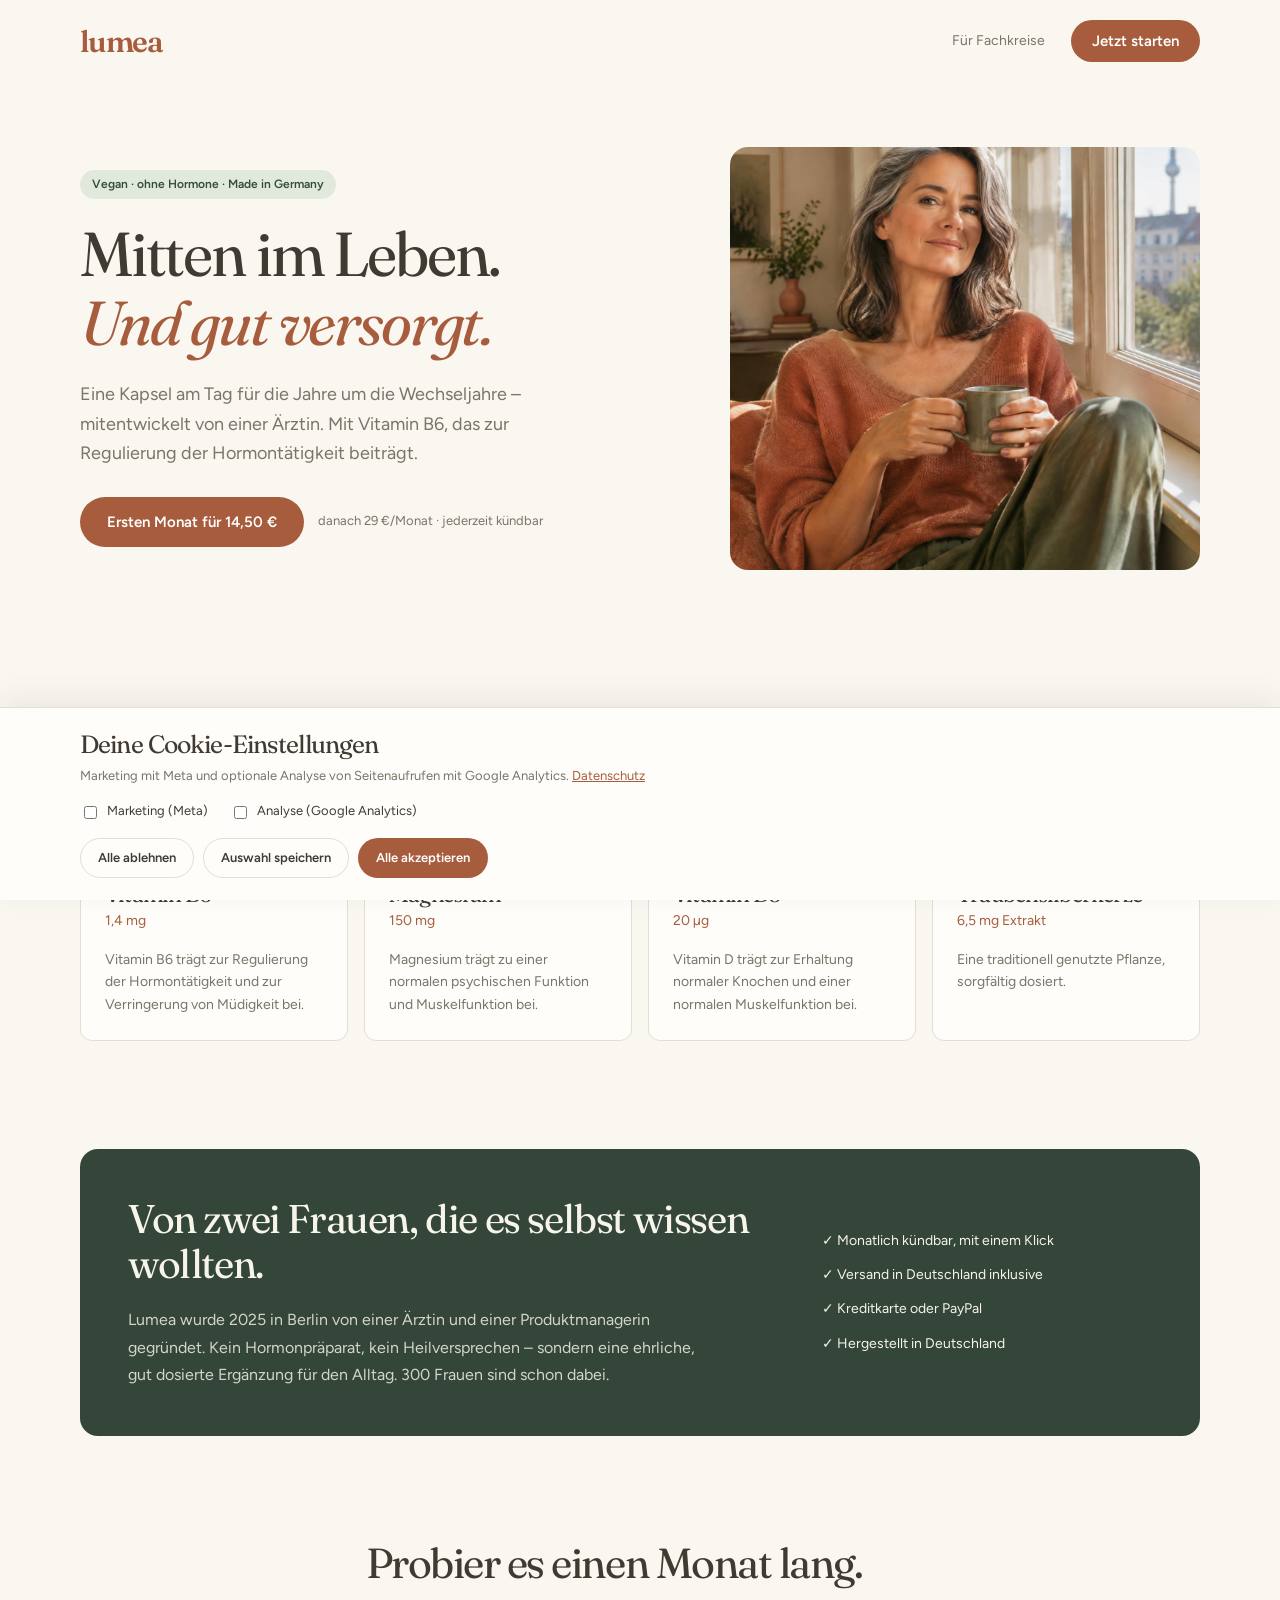
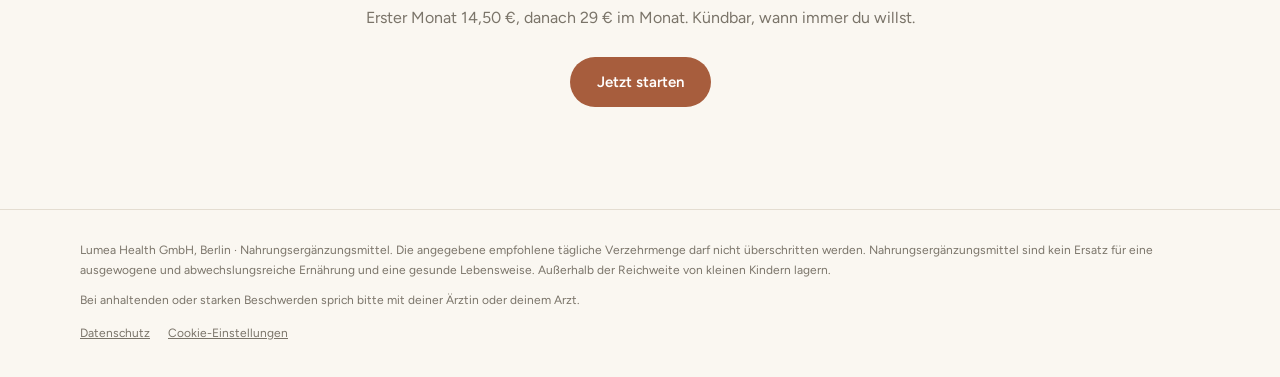
<file: index.html>
<!doctype html>
<html lang="de">
  <head>
    <meta charset="utf-8" />
    <meta name="viewport" content="width=device-width, initial-scale=1" />
    <title>Lumea – eine Kapsel am Tag für die Jahre um die Wechseljahre</title>
    <meta
      name="description"
      content="Lumea: vegan, ohne Hormone, hergestellt in Deutschland. Erster Monat 14,50 €."
    />
    <link rel="icon" href="favicon.ico" />
    <link rel="preconnect" href="https://fonts.googleapis.com" />
    <link rel="preconnect" href="https://fonts.gstatic.com" crossorigin />
    <link
      href="https://fonts.googleapis.com/css2?family=Fraunces:ital,opsz,wght@0,9..144,400;0,9..144,600;1,9..144,400&family=Figtree:wght@400;500;600&display=swap"
      rel="stylesheet"
    />
    <link rel="stylesheet" href="css/style.css" />
    <script defer src="js/main.js"></script>
    <script
      async
      src="https://www.googletagmanager.com/gtag/js?id=G-LUMEA0000"
    ></script>
    <script>
      window.dataLayer = window.dataLayer || [];
      function gtag() {
        dataLayer.push(arguments);
      }
      gtag("js", new Date());
      gtag("config", "G-LUMEA0000");
    </script>
  </head>
  <body>
    <div class="site-shell">
      <header class="site-header wrap">
        <a class="logo" href="index.html">lumea</a>
        <nav class="nav">
          <a class="nav-muted" href="fachkreise.html">Für Fachkreise</a
          ><a class="button button-small" href="bestellen.html"
            >Jetzt starten</a
          >
        </nav>
      </header>
      <main>
        <section class="hero wrap">
          <div class="hero-copy">
            <p class="pill">Vegan · ohne Hormone · Made in Germany</p>
            <h1>Mitten im Leben.<br /><em>Und gut versorgt.</em></h1>
            <p class="lead">
              Eine Kapsel am Tag für die Jahre um die Wechseljahre –
              mitentwickelt von einer Ärztin. Mit Vitamin B6, das zur
              Regulierung der Hormontätigkeit beiträgt.
            </p>
            <div class="hero-actions">
              <a class="button" href="bestellen.html"
                >Ersten Monat für 14,50 €</a
              ><span class="muted small"
                >danach 29 €/Monat · jederzeit kündbar</span
              >
            </div>
          </div>
          <img
            class="hero-image"
            src="images/hero.jpg"
            alt="Frau um die 50 entspannt am Fenster"
            width="1280"
            height="1440"
          />
        </section>
        <section class="wrap section">
          <h2>Vier Inhaltsstoffe. Nichts Überflüssiges.</h2>
          <div class="ingredient-grid">
            <article class="ingredient">
              <h3>Vitamin B6</h3>
              <p class="ingredient-amount">1,4 mg</p>
              <p class="muted">
                Vitamin B6 trägt zur Regulierung der Hormontätigkeit und zur
                Verringerung von Müdigkeit bei.
              </p>
            </article>
            <article class="ingredient">
              <h3>Magnesium</h3>
              <p class="ingredient-amount">150 mg</p>
              <p class="muted">
                Magnesium trägt zu einer normalen psychischen Funktion und
                Muskelfunktion bei.
              </p>
            </article>
            <article class="ingredient">
              <h3>Vitamin D3</h3>
              <p class="ingredient-amount">20 µg</p>
              <p class="muted">
                Vitamin D trägt zur Erhaltung normaler Knochen und einer
                normalen Muskelfunktion bei.
              </p>
            </article>
            <article class="ingredient">
              <h3>Traubensilberkerze</h3>
              <p class="ingredient-amount">6,5 mg Extrakt</p>
              <p class="muted">
                Eine traditionell genutzte Pflanze, sorgfältig dosiert.
              </p>
            </article>
          </div>
        </section>
        <section class="wrap section">
          <div class="founders">
            <div>
              <h2>Von zwei Frauen, die es selbst wissen wollten.</h2>
              <p>
                Lumea wurde 2025 in Berlin von einer Ärztin und einer
                Produktmanagerin gegründet. Kein Hormonpräparat, kein
                Heilversprechen – sondern eine ehrliche, gut dosierte Ergänzung
                für den Alltag. 300 Frauen sind schon dabei.
              </p>
            </div>
            <ul class="benefits">
              <li>✓ Monatlich kündbar, mit einem Klick</li>
              <li>✓ Versand in Deutschland inklusive</li>
              <li>✓ Kreditkarte oder PayPal</li>
              <li>✓ Hergestellt in Deutschland</li>
            </ul>
          </div>
        </section>
        <section class="closing section">
          <h2>Probier es einen Monat lang.</h2>
          <p class="muted">
            Erster Monat 14,50 €, danach 29 € im Monat. Kündbar, wann immer du
            willst.
          </p>
          <a class="button" href="bestellen.html">Jetzt starten</a>
        </section>
      </main>
      <footer class="site-footer">
        <div class="wrap footer-inner">
          <p>
            Lumea Health GmbH, Berlin · Nahrungsergänzungsmittel. Die angegebene
            empfohlene tägliche Verzehrmenge darf nicht überschritten werden.
            Nahrungsergänzungsmittel sind kein Ersatz für eine ausgewogene und
            abwechslungsreiche Ernährung und eine gesunde Lebensweise. Außerhalb
            der Reichweite von kleinen Kindern lagern.
          </p>
          <p>
            Bei anhaltenden oder starken Beschwerden sprich bitte mit deiner
            Ärztin oder deinem Arzt.
          </p>
          <div class="footer-links">
            <a href="datenschutz.html">Datenschutz</a
            ><button class="text-button" type="button" data-open-cookies>
              Cookie-Einstellungen
            </button>
          </div>
        </div>
      </footer>
    </div>
    <section
      class="cookie-banner"
      id="cookie-banner"
      role="dialog"
      aria-labelledby="cookie-title"
      hidden
    >
      <div class="cookie-inner wrap">
        <h2 id="cookie-title">Deine Cookie-Einstellungen</h2>
        <p>
          Marketing mit Meta und optionale Analyse von Seitenaufrufen mit Google
          Analytics.
          <a href="datenschutz.html">Datenschutz</a>
        </p>
        <div class="cookie-options">
          <label
            ><input type="checkbox" id="consent-marketing" /> Marketing
            (Meta)</label
          >
          <label
            ><input type="checkbox" id="consent-analytics" /> Analyse (Google
            Analytics)</label
          >
        </div>
        <div class="cookie-actions">
          <button class="button button-outline" data-consent="deny">
            Alle ablehnen</button
          ><button class="button button-outline" data-consent="save">
            Auswahl speichern</button
          ><button class="button" data-consent="accept">
            Alle akzeptieren
          </button>
        </div>
      </div>
    </section>
  </body>
</html>
</file>
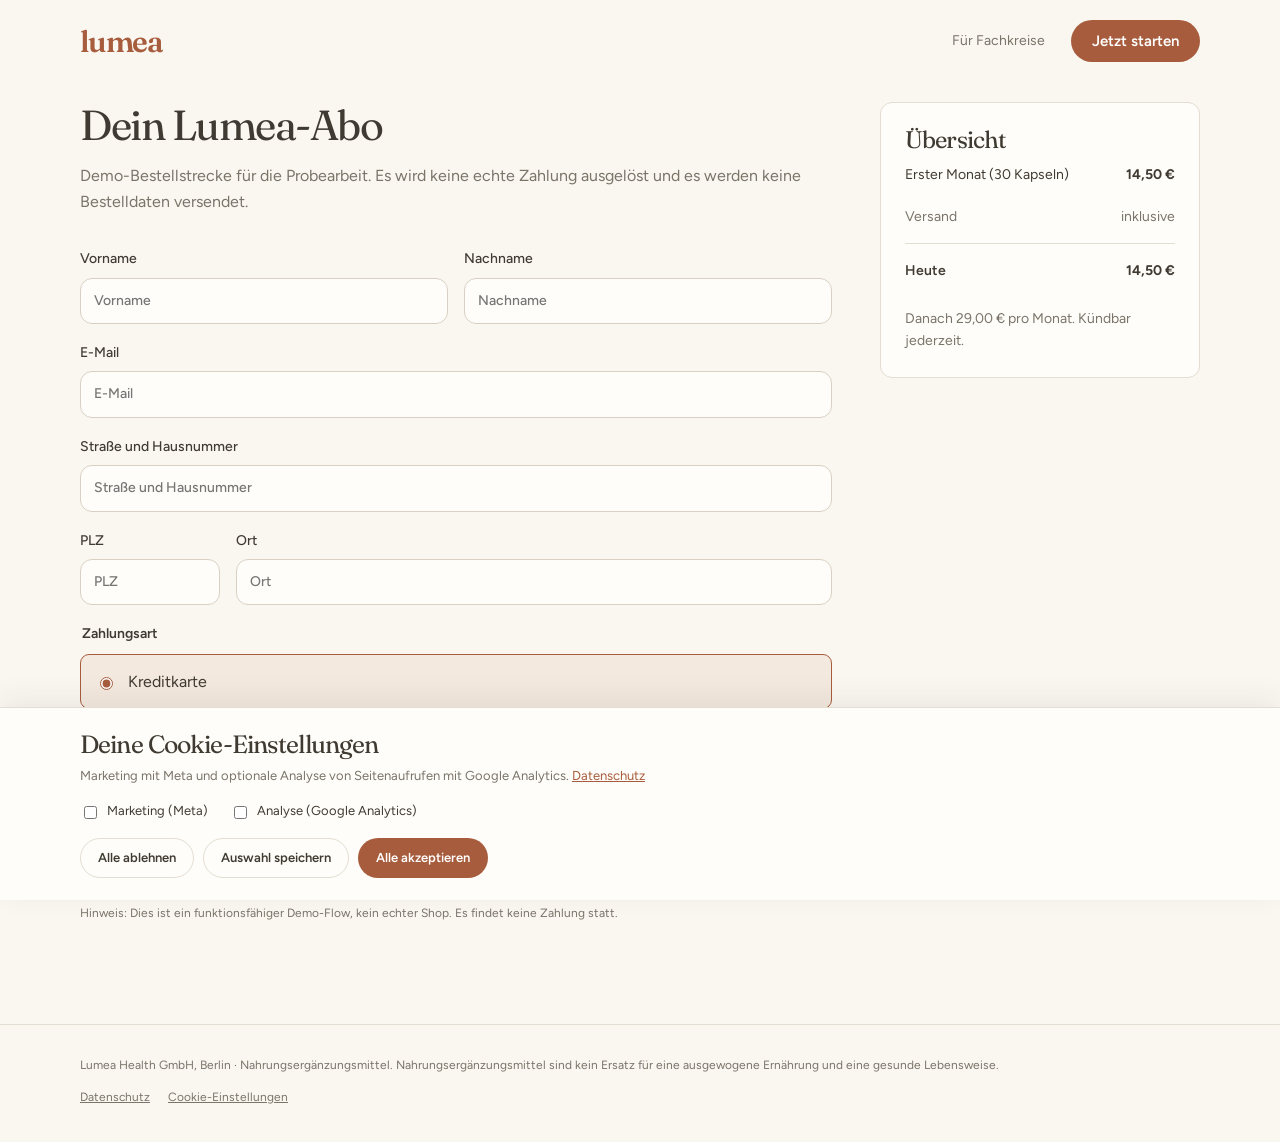
<file: bestellen.html>
<!doctype html>
<html lang="de">
  <head>
    <meta charset="utf-8" />
    <meta name="viewport" content="width=device-width, initial-scale=1" />
    <title>Lumea bestellen – erster Monat 14,50 €</title>
    <meta
      name="description"
      content="Starte dein Lumea-Abo: erster Monat 14,50 €, danach 29 € pro Monat, jederzeit kündbar."
    />
    <link rel="icon" href="favicon.ico" />
    <link rel="preconnect" href="https://fonts.googleapis.com" />
    <link rel="preconnect" href="https://fonts.gstatic.com" crossorigin />
    <link
      href="https://fonts.googleapis.com/css2?family=Fraunces:ital,opsz,wght@0,9..144,400;0,9..144,600;1,9..144,400&family=Figtree:wght@400;500;600&display=swap"
      rel="stylesheet"
    />
    <link rel="stylesheet" href="css/style.css" />
    <script defer src="js/main.js"></script>
    <script
      async
      src="https://www.googletagmanager.com/gtag/js?id=G-LUMEA0000"
    ></script>
    <script>
      window.dataLayer = window.dataLayer || [];
      function gtag() {
        dataLayer.push(arguments);
      }
      gtag("js", new Date());
      gtag("config", "G-LUMEA0000");
    </script>
  </head>
  <body>
    <div class="site-shell">
      <header class="site-header wrap">
        <a class="logo" href="index.html">lumea</a>
        <nav class="nav">
          <a class="nav-muted" href="fachkreise.html">Für Fachkreise</a
          ><a class="button button-small" href="bestellen.html"
            >Jetzt starten</a
          >
        </nav>
      </header>
      <main class="wrap checkout-layout">
        <form id="order-form" class="checkout-form">
          <h1>Dein Lumea-Abo</h1>
          <p class="muted">
            Demo-Bestellstrecke für die Probearbeit. Es wird keine echte Zahlung
            ausgelöst und es werden keine Bestelldaten versendet.
          </p>
          <div class="field-grid">
            <label
              >Vorname<input
                name="firstName"
                autocomplete="given-name"
                required
                placeholder="Vorname" /></label
            ><label
              >Nachname<input
                name="lastName"
                autocomplete="family-name"
                required
                placeholder="Nachname"
            /></label>
          </div>
          <label
            >E-Mail<input
              type="email"
              name="email"
              autocomplete="email"
              required
              placeholder="E-Mail"
          /></label>
          <label
            >Straße und Hausnummer<input
              name="street"
              autocomplete="street-address"
              required
              placeholder="Straße und Hausnummer"
          /></label>
          <div class="field-grid field-grid-post">
            <label
              >PLZ<input
                name="postcode"
                autocomplete="postal-code"
                pattern="[0-9]{5}"
                required
                placeholder="PLZ" /></label
            ><label
              >Ort<input
                name="city"
                autocomplete="address-level2"
                required
                placeholder="Ort"
            /></label>
          </div>
          <fieldset>
            <legend>Zahlungsart</legend>
            <label class="radio-card"
              ><input type="radio" name="payment" value="card" checked />
              Kreditkarte</label
            ><label class="radio-card"
              ><input type="radio" name="payment" value="paypal" />
              PayPal</label
            >
          </fieldset>
          <label class="checkbox-label"
            ><input type="checkbox" required /> Ich verstehe, dass mein Abo nach
            dem ersten Monat automatisch zu 29,00 € pro Monat weiterläuft und
            jederzeit kündbar ist.</label
          >
          <button class="button button-wide" type="submit">
            Zahlungspflichtig bestellen
          </button>
          <p class="tiny muted">
            Hinweis: Dies ist ein funktionsfähiger Demo-Flow, kein echter Shop.
            Es findet keine Zahlung statt.
          </p>
        </form>
        <aside class="order-summary">
          <h2>Übersicht</h2>
          <div class="summary-row">
            <span>Erster Monat (30 Kapseln)</span><strong>14,50 €</strong>
          </div>
          <div class="summary-row muted">
            <span>Versand</span><span>inklusive</span>
          </div>
          <div class="summary-row summary-total">
            <span>Heute</span><strong>14,50 €</strong>
          </div>
          <p class="muted">Danach 29,00 € pro Monat. Kündbar jederzeit.</p>
        </aside>
      </main>
      <footer class="site-footer">
        <div class="wrap footer-inner">
          <p>
            Lumea Health GmbH, Berlin · Nahrungsergänzungsmittel.
            Nahrungsergänzungsmittel sind kein Ersatz für eine ausgewogene
            Ernährung und eine gesunde Lebensweise.
          </p>
          <div class="footer-links">
            <a href="datenschutz.html">Datenschutz</a
            ><button class="text-button" data-open-cookies>
              Cookie-Einstellungen
            </button>
          </div>
        </div>
      </footer>
    </div>
    <section
      class="cookie-banner"
      id="cookie-banner"
      role="dialog"
      aria-labelledby="cookie-title"
      hidden
    >
      <div class="cookie-inner wrap">
        <h2 id="cookie-title">Deine Cookie-Einstellungen</h2>
        <p>
          Marketing mit Meta und optionale Analyse von Seitenaufrufen mit Google
          Analytics.
          <a href="datenschutz.html">Datenschutz</a>
        </p>
        <div class="cookie-options">
          <label
            ><input type="checkbox" id="consent-marketing" /> Marketing
            (Meta)</label
          >
          <label
            ><input type="checkbox" id="consent-analytics" /> Analyse (Google
            Analytics)</label
          >
        </div>
        <div class="cookie-actions">
          <button class="button button-outline" data-consent="deny">
            Alle ablehnen</button
          ><button class="button button-outline" data-consent="save">
            Auswahl speichern</button
          ><button class="button" data-consent="accept">
            Alle akzeptieren
          </button>
        </div>
      </div>
    </section>
  </body>
</html>
</file>
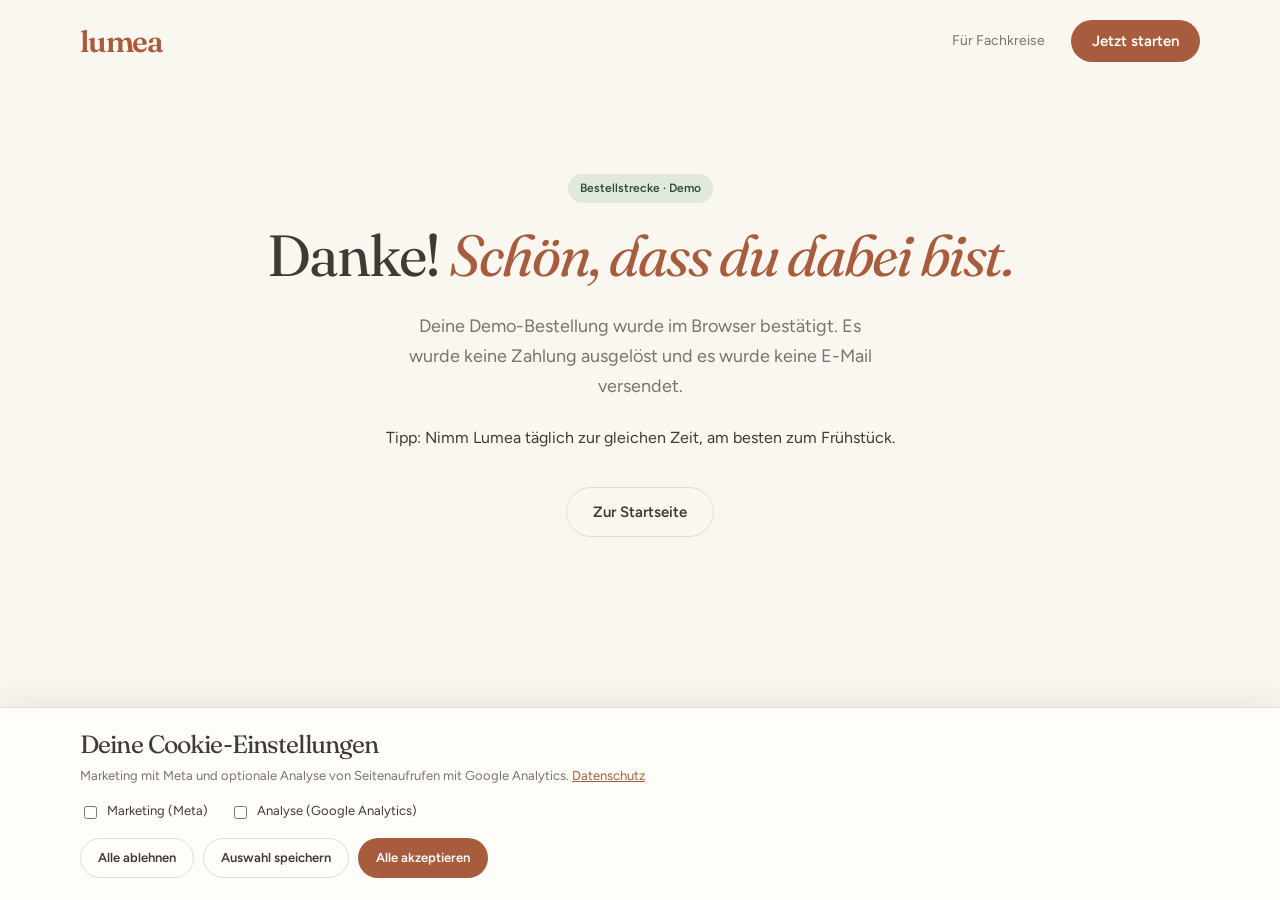
<file: danke.html>
<!doctype html>
<html lang="de">
  <head>
    <meta charset="utf-8" />
    <meta name="viewport" content="width=device-width, initial-scale=1" />
    <title>Danke für deine Bestellung – Lumea</title>
    <meta name="robots" content="noindex" />
    <link rel="icon" href="favicon.ico" />
    <link rel="preconnect" href="https://fonts.googleapis.com" />
    <link rel="preconnect" href="https://fonts.gstatic.com" crossorigin />
    <link
      href="https://fonts.googleapis.com/css2?family=Fraunces:ital,opsz,wght@0,9..144,400;0,9..144,600;1,9..144,400&family=Figtree:wght@400;500;600&display=swap"
      rel="stylesheet"
    />
    <link rel="stylesheet" href="css/style.css" />
    <script defer src="js/main.js"></script>
    <script
      async
      src="https://www.googletagmanager.com/gtag/js?id=G-LUMEA0000"
    ></script>
    <script>
      window.dataLayer = window.dataLayer || [];
      function gtag() {
        dataLayer.push(arguments);
      }
      gtag("js", new Date());
      gtag("config", "G-LUMEA0000");
    </script>
  </head>
  <body>
    <div class="site-shell">
      <header class="site-header wrap">
        <a class="logo" href="index.html">lumea</a>
        <nav class="nav">
          <a class="nav-muted" href="fachkreise.html">Für Fachkreise</a
          ><a class="button button-small" href="bestellen.html"
            >Jetzt starten</a
          >
        </nav>
      </header>
      <main class="thankyou wrap">
        <p class="pill">Bestellstrecke · Demo</p>
        <h1>Danke! <em>Schön, dass du dabei bist.</em></h1>
        <p class="lead muted">
          Deine Demo-Bestellung wurde im Browser bestätigt. Es wurde keine
          Zahlung ausgelöst und es wurde keine E-Mail versendet.
        </p>
        <p>
          Tipp: Nimm Lumea täglich zur gleichen Zeit, am besten zum Frühstück.
        </p>
        <a class="button button-outline" href="index.html">Zur Startseite</a>
      </main>
      <footer class="site-footer">
        <div class="wrap footer-inner">
          <p>
            Lumea Health GmbH, Berlin · Nahrungsergänzungsmittel.
            Nahrungsergänzungsmittel sind kein Ersatz für eine ausgewogene
            Ernährung und eine gesunde Lebensweise.
          </p>
          <div class="footer-links">
            <a href="datenschutz.html">Datenschutz</a
            ><button class="text-button" data-open-cookies>
              Cookie-Einstellungen
            </button>
          </div>
        </div>
      </footer>
    </div>
    <section
      class="cookie-banner"
      id="cookie-banner"
      role="dialog"
      aria-labelledby="cookie-title"
      hidden
    >
      <div class="cookie-inner wrap">
        <h2 id="cookie-title">Deine Cookie-Einstellungen</h2>
        <p>
          Marketing mit Meta und optionale Analyse von Seitenaufrufen mit Google
          Analytics.
          <a href="datenschutz.html">Datenschutz</a>
        </p>
        <div class="cookie-options">
          <label
            ><input type="checkbox" id="consent-marketing" /> Marketing
            (Meta)</label
          >
          <label
            ><input type="checkbox" id="consent-analytics" /> Analyse (Google
            Analytics)</label
          >
        </div>
        <div class="cookie-actions">
          <button class="button button-outline" data-consent="deny">
            Alle ablehnen</button
          ><button class="button button-outline" data-consent="save">
            Auswahl speichern</button
          ><button class="button" data-consent="accept">
            Alle akzeptieren
          </button>
        </div>
      </div>
    </section>
  </body>
</html>
</file>
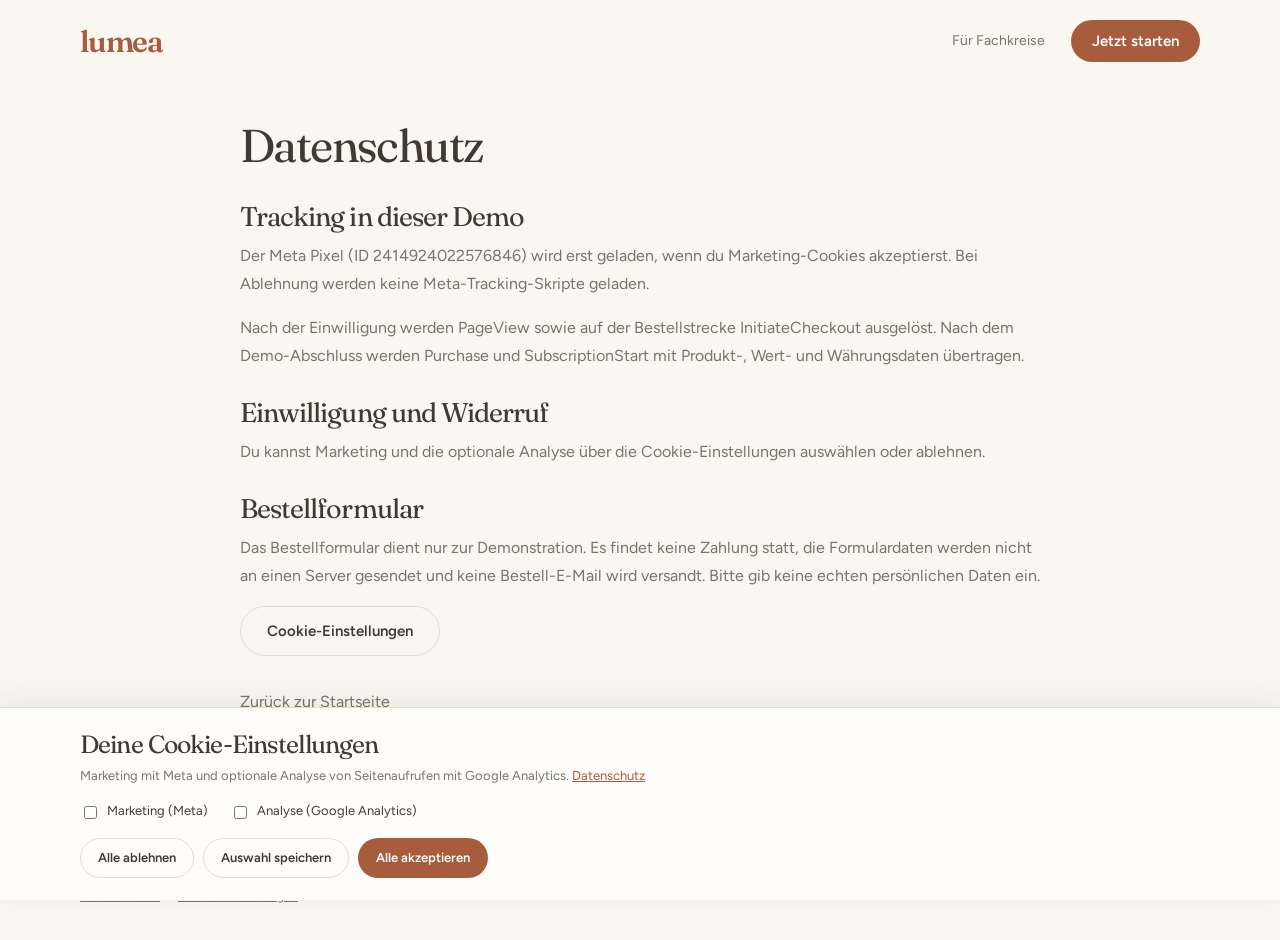
<file: datenschutz.html>
<!doctype html>
<html lang="de">
  <head>
    <meta charset="utf-8" />
    <meta name="viewport" content="width=device-width, initial-scale=1" />
    <title>Datenschutz und Cookie-Einstellungen – Lumea</title>
    <link rel="icon" href="favicon.ico" />
    <link rel="preconnect" href="https://fonts.googleapis.com" />
    <link rel="preconnect" href="https://fonts.gstatic.com" crossorigin />
    <link
      href="https://fonts.googleapis.com/css2?family=Fraunces:ital,opsz,wght@0,9..144,400;0,9..144,600;1,9..144,400&family=Figtree:wght@400;500;600&display=swap"
      rel="stylesheet"
    />
    <link rel="stylesheet" href="css/style.css" />
    <script defer src="js/main.js"></script>
    <script
      async
      src="https://www.googletagmanager.com/gtag/js?id=G-LUMEA0000"
    ></script>
    <script>
      window.dataLayer = window.dataLayer || [];
      function gtag() {
        dataLayer.push(arguments);
      }
      gtag("js", new Date());
      gtag("config", "G-LUMEA0000");
    </script>
  </head>
  <body>
    <div class="site-shell">
      <header class="site-header wrap">
        <a class="logo" href="index.html">lumea</a>
        <nav class="nav">
          <a class="nav-muted" href="fachkreise.html">Für Fachkreise</a
          ><a class="button button-small" href="bestellen.html"
            >Jetzt starten</a
          >
        </nav>
      </header>
      <main class="wrap privacy-page">
        <h1>Datenschutz</h1>
        <h2>Tracking in dieser Demo</h2>
        <p>
          Der Meta Pixel (ID 2414924022576846) wird erst geladen, wenn du
          Marketing-Cookies akzeptierst. Bei Ablehnung werden keine
          Meta-Tracking-Skripte geladen.
        </p>
        <p>
          Nach der Einwilligung werden PageView sowie auf der Bestellstrecke
          InitiateCheckout ausgelöst. Nach dem Demo-Abschluss werden Purchase
          und SubscriptionStart mit Produkt-, Wert- und Währungsdaten
          übertragen.
        </p>
        <h2>Einwilligung und Widerruf</h2>
        <p>
          Du kannst Marketing und die optionale Analyse über die
          Cookie-Einstellungen auswählen oder ablehnen.
        </p>
        <h2>Bestellformular</h2>
        <p>
          Das Bestellformular dient nur zur Demonstration. Es findet keine
          Zahlung statt, die Formulardaten werden nicht an einen Server gesendet
          und keine Bestell-E-Mail wird versandt. Bitte gib keine echten
          persönlichen Daten ein.
        </p>
        <button class="button button-outline" data-open-cookies>
          Cookie-Einstellungen
        </button>
        <p class="back-link"><a href="index.html">Zurück zur Startseite</a></p>
      </main>
      <footer class="site-footer">
        <div class="wrap footer-inner">
          <p>Lumea Health GmbH, Berlin · Demo-Website für eine Probearbeit.</p>
          <div class="footer-links">
            <a href="fachkreise.html">Für Fachkreise</a
            ><button class="text-button" data-open-cookies>
              Cookie-Einstellungen
            </button>
          </div>
        </div>
      </footer>
    </div>
    <section
      class="cookie-banner"
      id="cookie-banner"
      role="dialog"
      aria-labelledby="cookie-title"
      hidden
    >
      <div class="cookie-inner wrap">
        <h2 id="cookie-title">Deine Cookie-Einstellungen</h2>
        <p>
          Marketing mit Meta und optionale Analyse von Seitenaufrufen mit Google
          Analytics.
          <a href="datenschutz.html">Datenschutz</a>
        </p>
        <div class="cookie-options">
          <label
            ><input type="checkbox" id="consent-marketing" /> Marketing
            (Meta)</label
          >
          <label
            ><input type="checkbox" id="consent-analytics" /> Analyse (Google
            Analytics)</label
          >
        </div>
        <div class="cookie-actions">
          <button class="button button-outline" data-consent="deny">
            Alle ablehnen</button
          ><button class="button button-outline" data-consent="save">
            Auswahl speichern</button
          ><button class="button" data-consent="accept">
            Alle akzeptieren
          </button>
        </div>
      </div>
    </section>
  </body>
</html>
</file>
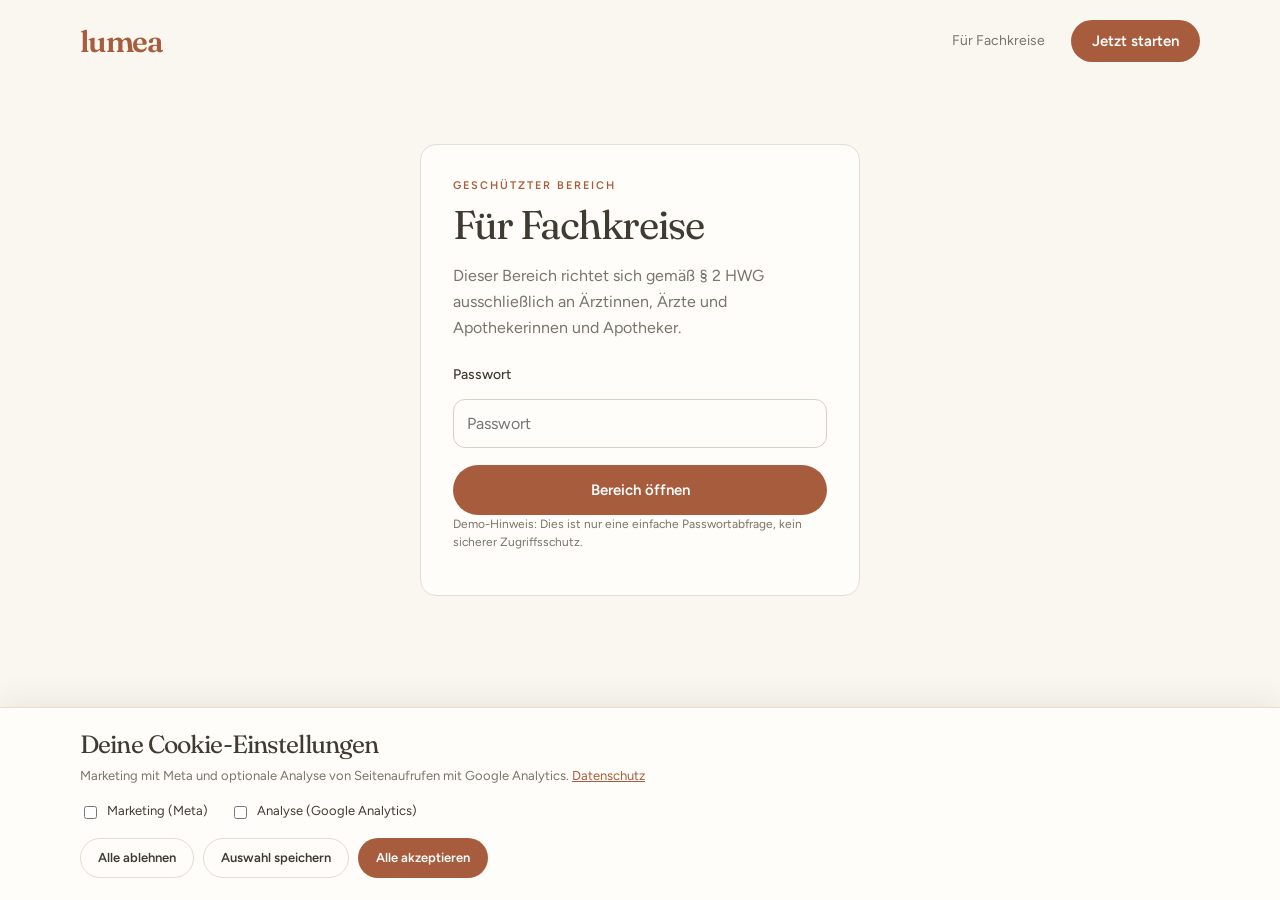
<file: fachkreise.html>
<!doctype html>
<html lang="de">
  <head>
    <meta charset="utf-8" />
    <meta name="viewport" content="width=device-width, initial-scale=1" />
    <title>Fachinformation Lumea – für Fachkreise</title>
    <meta name="robots" content="noindex" />
    <meta name="description" content="Fachinformation zu Lumea." />
    <link rel="icon" href="favicon.ico" />
    <link rel="preconnect" href="https://fonts.googleapis.com" />
    <link rel="preconnect" href="https://fonts.gstatic.com" crossorigin />
    <link
      href="https://fonts.googleapis.com/css2?family=Fraunces:ital,opsz,wght@0,9..144,400;0,9..144,600;1,0..144,400&family=Figtree:wght@400;500;600&display=swap"
      rel="stylesheet"
    />
    <link rel="stylesheet" href="css/style.css" />
    <script defer src="js/main.js?v=2"></script>
    <script
      async
      src="https://www.googletagmanager.com/gtag/js?id=G-LUMEA0000"
    ></script>
    <script>
      window.dataLayer = window.dataLayer || [];
      function gtag() {
        dataLayer.push(arguments);
      }
      gtag("js", new Date());
      gtag("config", "G-LUMEA0000");
    </script>
  </head>
  <body>
    <div class="site-shell">
      <header class="site-header wrap">
        <a class="logo" href="index.html">lumea</a>
        <nav class="nav">
          <a class="nav-muted" href="fachkreise.html">Für Fachkreise</a
          ><a class="button button-small" href="bestellen.html"
            >Jetzt starten</a
          >
        </nav>
      </header>
      <main class="wrap fach-page">
        <section id="fach-login" class="login-card">
          <p class="eyebrow">Geschützter Bereich</p>
          <h1>Für Fachkreise</h1>
          <p class="muted">
            Dieser Bereich richtet sich gemäß § 2 HWG ausschließlich an
            Ärztinnen, Ärzte und Apothekerinnen und Apotheker.
          </p>
          <form id="fach-form">
            <label for="fach-password">Passwort</label
            ><input
              id="fach-password"
              type="password"
              required
              autocomplete="current-password"
              placeholder="Passwort"
            />
            <p id="fach-error" class="form-error" role="alert" hidden>
              Das Passwort ist leider falsch. Bitte versuche es erneut.
            </p>
            <button class="button button-wide" type="submit">
              Bereich öffnen
            </button>
          </form>
          <p class="tiny muted">
            Demo-Hinweis: Dies ist nur eine einfache Passwortabfrage, kein
            sicherer Zugriffsschutz.
          </p>
        </section>
        <section id="fach-content" hidden>
          <div class="fach-heading">
            <div>
              <p class="eyebrow">Fachinformation</p>
              <h1>Lumea – Nahrungsergänzungsmittel</h1>
              <p class="muted">
                Verzehrempfehlung: 1 Kapsel täglich mit Flüssigkeit. Vegan,
                hormonfrei, hergestellt in Deutschland.
              </p>
            </div>
            <button id="fach-logout" class="button button-outline">
              Abmelden
            </button>
          </div>
          <h2 class="subheading">Zusammensetzung pro Kapsel</h2>
          <div class="table-scroll">
            <table>
              <thead>
                <tr>
                  <th>Inhaltsstoff</th>
                  <th>Menge</th>
                  <th>% NRV</th>
                </tr>
              </thead>
              <tbody>
                <tr>
                  <td>
                    Traubensilberkerzen-Trockenextrakt (Cimicifuga racemosa,
                    Wurzelstock)
                  </td>
                  <td>6,5 mg</td>
                  <td>–</td>
                </tr>
                <tr>
                  <td>Vitamin B6 (Pyridoxinhydrochlorid)</td>
                  <td>1,4 mg</td>
                  <td>100 %</td>
                </tr>
                <tr>
                  <td>Vitamin D3 (Cholecalciferol, vegan aus Flechten)</td>
                  <td>20 µg (800 I.E.)</td>
                  <td>400 %</td>
                </tr>
                <tr>
                  <td>Magnesium (Magnesiumcitrat)</td>
                  <td>150 mg</td>
                  <td>40 %</td>
                </tr>
              </tbody>
            </table>
          </div>
          <h2 class="subheading">Studienlage und Einordnung</h2>
          <ul class="info-list">
            <li>
              Für Cimicifuga-Extrakte liegen klinische Daten zu klimakterischen
              Beschwerden vor, überwiegend für standardisierte
              Arzneimittel-Extrakte in Tagesdosen von ca. 20–40 mg. Die
              Ergebnisse sind heterogen (Cochrane-Review 2012: keine gesicherte
              Überlegenheit gegenüber Placebo bei Hitzewallungen).
            </li>
            <li>
              Die Tagesdosis in Lumea (6,5 mg) liegt unter den in
              Arzneimittelstudien verwendeten Dosen. Studienergebnisse zu
              Arzneimitteln sind daher nicht auf Lumea übertragbar. Lumea ist
              ein Nahrungsergänzungsmittel, kein Arzneimittel.
            </li>
            <li>
              Zugelassene Health Claims (VO 1924/2006) betreffen ausschließlich
              Vitamine und Magnesium, z. B.: Vitamin B6 trägt zur Regulierung
              der Hormontätigkeit bei; Vitamin B6 und Magnesium tragen zur
              Verringerung von Müdigkeit und Ermüdung bei; Vitamin D trägt zur
              Erhaltung normaler Knochen bei.
            </li>
          </ul>
          <h2 class="subheading">Sicherheit und Wechselwirkungen</h2>
          <ul class="safety-list">
            <li>
              Seltene Berichte über Leberschäden im Zusammenhang mit Cimicifuga
              (EMA/HMPC). Nicht bei bekannter Lebererkrankung; bei Symptomen wie
              Gelbsucht, dunklem Urin oder Oberbauchschmerzen absetzen.
            </li>
            <li>
              Nicht empfohlen in Schwangerschaft und Stillzeit sowie bei
              Östrogen-abhängigen Tumoren in der Anamnese ohne ärztliche
              Rücksprache.
            </li>
            <li>
              Vitamin D: bei gleichzeitiger Einnahme weiterer
              Vitamin-D-Präparate Gesamtdosis beachten.
            </li>
            <li>
              Magnesium: Abstand von 2–3 Stunden zu Tetrazyklinen, Chinolonen
              und Bisphosphonaten.
            </li>
          </ul>
        </section>
      </main>
      <footer class="site-footer">
        <div class="wrap footer-inner">
          <p>
            Lumea Health GmbH, Berlin · Nahrungsergänzungsmittel. Die angegebene
            empfohlene tägliche Verzehrmenge darf nicht überschritten werden.
            Nahrungsergänzungsmittel sind kein Ersatz für eine ausgewogene
            Ernährung und eine gesunde Lebensweise.
          </p>
          <div class="footer-links">
            <a href="datenschutz.html">Datenschutz</a
            ><button class="text-button" data-open-cookies>
              Cookie-Einstellungen
            </button>
          </div>
        </div>
      </footer>
    </div>
    <section
      class="cookie-banner"
      id="cookie-banner"
      role="dialog"
      aria-labelledby="cookie-title"
      hidden
    >
      <div class="cookie-inner wrap">
        <h2 id="cookie-title">Deine Cookie-Einstellungen</h2>
        <p>
          Marketing mit Meta und optionale Analyse von Seitenaufrufen mit Google
          Analytics.
          <a href="datenschutz.html">Datenschutz</a>
        </p>
        <div class="cookie-options">
          <label
            ><input type="checkbox" id="consent-marketing" /> Marketing
            (Meta)</label
          >
          <label
            ><input type="checkbox" id="consent-analytics" /> Analyse (Google
            Analytics)</label
          >
        </div>
        <div class="cookie-actions">
          <button class="button button-outline" data-consent="deny">
            Alle ablehnen</button
          ><button class="button button-outline" data-consent="save">
            Auswahl speichern</button
          ><button class="button" data-consent="accept">
            Alle akzeptieren
          </button>
        </div>
      </div>
    </section>
  </body>
</html>
</file>
<file: css/style.css>
/* Lumea static demo — plain CSS, no build tools required */
:root{--bg:#faf7f1;--text:#403b32;--muted:#7a7469;--card:#fffdf9;--primary:#a75d3d;--primary-dark:#8e4b30;--sage:#e1e9dc;--sage-text:#344d3a;--ink:#34463a;--ink-text:#f7f4ea;--border:#e4ddd1;--input:#d9d0c3;--radius:12px;--display:"Fraunces",Georgia,serif;--sans:"Figtree",system-ui,sans-serif}
*{box-sizing:border-box}html{scroll-behavior:smooth}body{margin:0;background:var(--bg);color:var(--text);font-family:var(--sans);font-size:16px;line-height:1.6}a{color:inherit}button,input{font:inherit}button{cursor:pointer}.wrap{width:min(1120px,calc(100% - 48px));margin-inline:auto}.site-shell{min-height:100vh;display:flex;flex-direction:column}.site-shell main{flex:1}.site-header{display:flex;align-items:center;justify-content:space-between;padding-block:20px}.logo{font:600 30px var(--display);color:var(--primary);text-decoration:none;letter-spacing:-1.2px}.nav{display:flex;align-items:center;gap:26px;font-size:14px}.nav a{text-decoration:none}.nav-muted{color:var(--muted)}.nav-muted:hover{color:var(--text)}h1,h2,h3{font-family:var(--display);letter-spacing:-.035em;font-weight:400;line-height:1.12;margin-top:0}h1{font-size:clamp(42px,5vw,64px);margin-bottom:0}h1 em,h2 em{color:var(--primary);font-weight:400}h2{font-size:clamp(32px,4vw,42px);margin-bottom:0}h3{font-size:22px;margin-bottom:4px}p{margin-top:0}.button{display:inline-flex;align-items:center;justify-content:center;min-height:48px;padding:12px 26px;border:1px solid transparent;border-radius:999px;background:var(--primary);color:white;text-decoration:none;font-size:15px;font-weight:600;transition:background .15s,transform .15s}.button:hover{background:var(--primary-dark)}.button:active{transform:translateY(1px)}.button-small{min-height:40px;padding:8px 20px}.button-outline{background:transparent;border-color:var(--border);color:var(--text)}.button-outline:hover{background:#f0ebe2}.button-wide{width:100%;margin-top:5px}.pill{display:inline-flex;align-items:center;padding:5px 12px;border-radius:999px;background:var(--sage);color:var(--sage-text);font-size:12px;font-weight:600;margin-bottom:20px}.hero{display:grid;grid-template-columns:1fr 1fr;gap:52px;align-items:center;padding-top:12px}.hero-copy{padding-block:18px}.hero h1{font-size:clamp(44px,5vw,62px)}.lead{font-size:18px;line-height:1.65;color:var(--muted);max-width:490px;margin:22px 0 0}.hero-actions{display:flex;align-items:center;flex-wrap:wrap;gap:14px;margin-top:28px}.small{font-size:13px}.muted{color:var(--muted)}.hero-image{display:block;width:88%;height:80%;justify-self:end;aspect-ratio:8/9;object-fit:cover;border-radius:18px}.section{margin-top:108px}.section>h2{max-width:620px}.ingredient-grid{display:grid;grid-template-columns:repeat(4,1fr);gap:16px;margin-top:32px}.ingredient{padding:24px;border:1px solid var(--border);background:var(--card);border-radius:var(--radius)}.ingredient-amount{font-size:14px;color:var(--primary);margin:0}.ingredient .muted{font-size:14px;line-height:1.6;margin:16px 0 0}.founders{display:grid;grid-template-columns:2fr 1fr;gap:34px;align-items:center;padding:48px;border-radius:18px;background:var(--ink);color:var(--ink-text)}.founders h2{font-size:clamp(32px,4vw,40px)}.founders p{max-width:580px;opacity:.82;line-height:1.7;margin:20px 0 0}.benefits{padding:0;margin:0;list-style:none;display:grid;gap:12px;font-size:14px}.closing{text-align:center;max-width:720px;margin:104px auto 0;padding:0 24px 12px}.closing p{margin:18px 0 26px}.site-footer{border-top:1px solid var(--border);margin-top:90px}.footer-inner{padding-block:30px 34px;font-size:12px;line-height:1.7;color:var(--muted)}.footer-inner p{margin:0 0 10px}.footer-links{display:flex;gap:18px;align-items:center;margin-top:12px}.footer-links a,.text-button{text-decoration:underline}.text-button{border:0;background:transparent;color:inherit;padding:0;font-size:inherit}.checkout-layout{display:grid;grid-template-columns:minmax(0,1fr) 320px;gap:48px;padding-top:20px;align-items:start}.checkout-form{display:grid;gap:18px}.checkout-form h1{font-size:42px;margin-bottom:-4px}.checkout-form>label,.field-grid label,.login-card label{display:grid;gap:7px;font-size:14px;font-weight:500}.field-grid{display:grid;grid-template-columns:1fr 1fr;gap:16px}.field-grid-post{grid-template-columns:140px 1fr}input:not([type=checkbox]):not([type=radio]){width:100%;min-height:46px;padding:11px 13px;border:1px solid var(--input);border-radius:var(--radius);background:var(--card);color:var(--text);outline:none}input:focus{border-color:var(--primary)!important;box-shadow:0 0 0 3px #a75d3d20}fieldset{padding:0;margin:0;border:0;display:grid;gap:9px}legend{font-size:14px;font-weight:600;margin-bottom:8px}.radio-card{display:flex;align-items:center;gap:12px;padding:14px;border:1px solid var(--border);border-radius:9px;background:var(--card);cursor:pointer}.radio-card:has(input:checked){border-color:var(--primary);background:#f3e9df}.checkbox-label{display:flex!important;grid-template-columns:auto 1fr;align-items:flex-start;gap:10px!important;font-size:13px!important;font-weight:400!important;color:var(--muted)}input[type=checkbox],input[type=radio]{accent-color:var(--primary);margin-top:4px}.order-summary{background:var(--card);border:1px solid var(--border);border-radius:var(--radius);padding:24px;font-size:14px}.order-summary h2{font-size:24px}.summary-row{display:flex;justify-content:space-between;gap:12px;padding:10px 0}.summary-total{border-top:1px solid var(--border);font-weight:600;margin-top:4px;padding-top:16px}.order-summary p{margin:16px 0 0}.tiny{font-size:12px;line-height:1.5}.thankyou{max-width:760px;text-align:center;padding-top:92px;padding-bottom:24px}.thankyou h1{font-size:clamp(40px,5vw,58px)}.thankyou .lead{margin:24px auto}.thankyou .button{margin-top:20px}.fach-page{padding-top:24px;max-width:900px}.login-card{max-width:440px;margin:38px auto 0;padding:32px;background:var(--card);border:1px solid var(--border);border-radius:16px}.login-card h1{font-size:40px;margin-bottom:16px}.login-card form{display:grid;gap:12px;margin-top:24px}.eyebrow{text-transform:uppercase;letter-spacing:.18em;font-size:11px;color:var(--primary);font-weight:600;margin-bottom:8px}.form-error{color:#a42e2e;font-size:13px;margin:0}.fach-heading{display:flex;align-items:flex-start;justify-content:space-between;gap:24px}.fach-heading h1{font-size:clamp(34px,4vw,44px)}.subheading{font-size:29px;margin:42px 0 14px}.table-scroll{overflow-x:auto}table{border-collapse:collapse;width:100%;font-size:14px;background:var(--card)}th,td{text-align:left;padding:13px 12px;border-bottom:1px solid var(--border)}th{color:var(--muted);font-weight:500}.info-list,.safety-list{padding:0;margin:0;display:grid;gap:12px}.info-list{list-style:none}.info-list li{background:var(--card);border:1px solid var(--border);border-radius:9px;padding:16px;font-size:14px;line-height:1.65}.safety-list{padding-left:20px;font-size:14px;line-height:1.7}.privacy-page{max-width:800px;padding-top:38px}.privacy-page h1{font-size:46px;margin-bottom:30px}.privacy-page h2{font-size:27px;margin:28px 0 10px}.privacy-page p{color:var(--muted);line-height:1.75}.back-link{margin-top:32px}.cookie-banner{position:fixed;z-index:50;inset:auto 0 0;background:var(--card);border-top:1px solid var(--border);box-shadow:0 -8px 28px #2f271a12;max-height:85vh;overflow:auto}.cookie-banner[hidden],[hidden]{display:none!important}.cookie-inner{padding-block:22px}.cookie-inner h2{font-size:25px;margin-bottom:8px}.cookie-inner p{font-size:13px;max-width:850px;color:var(--muted);margin-bottom:14px}.cookie-inner p a{color:var(--primary)}.cookie-options{display:flex;gap:22px;flex-wrap:wrap;font-size:13px;margin-bottom:16px}.cookie-options label{display:flex;align-items:center;gap:7px}.cookie-actions{display:flex;flex-wrap:wrap;gap:9px}.cookie-actions .button{min-height:40px;padding:8px 17px;font-size:13px}
@media(max-width:850px){.hero{gap:30px}.ingredient-grid{grid-template-columns:repeat(2,1fr)}.founders{padding:34px;grid-template-columns:1fr 1fr}.checkout-layout{grid-template-columns:minmax(0,1fr) 280px;gap:25px}}
@media(max-width:640px){.wrap{width:calc(100% - 36px)}.site-header{padding-block:15px}.logo{font-size:27px}.nav{gap:13px;font-size:12px}.nav .button-small{padding:7px 13px;min-height:36px}.hero{grid-template-columns:1fr;gap:24px;padding-top:12px}.hero-copy{padding:8px 0 0}.hero h1{font-size:46px}.lead{font-size:16px}.hero-image{width:100%;aspect-ratio:5/4;object-position:center 38%}.section{margin-top:72px}.ingredient-grid{gap:10px}.ingredient{padding:18px}.ingredient h3{font-size:20px}.founders{grid-template-columns:1fr;padding:27px;gap:26px}.closing{margin-top:75px}.site-footer{margin-top:68px}.checkout-layout{grid-template-columns:1fr;padding-top:12px}.checkout-form h1{font-size:37px}.order-summary{grid-row:1}.field-grid{gap:10px}.field-grid-post{grid-template-columns:100px 1fr}.thankyou{padding-top:55px}.fach-heading{display:block}.fach-heading .button{margin-top:15px}.login-card{padding:24px;margin-top:20px}.subheading{font-size:25px}.cookie-inner{padding-block:16px}.cookie-actions .button{flex:1 1 auto}.footer-inner{font-size:11px}}
</file>
